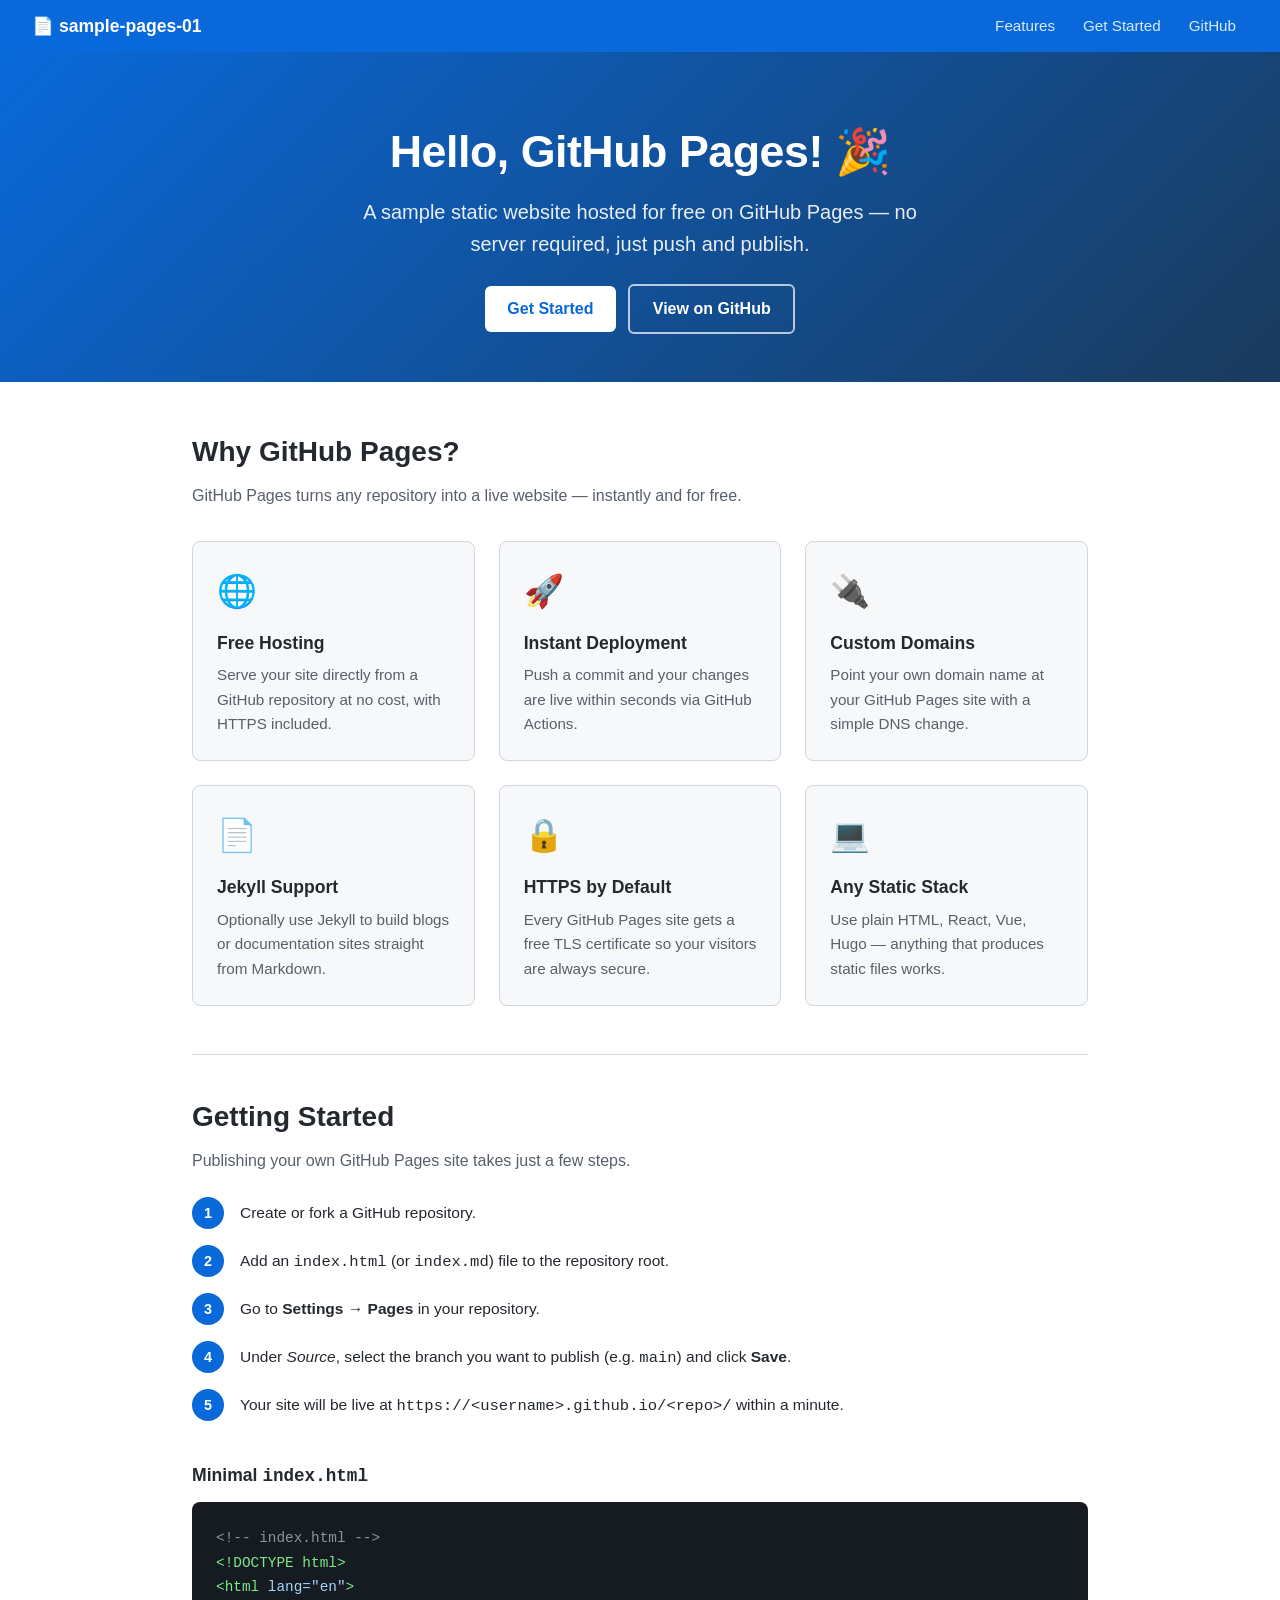
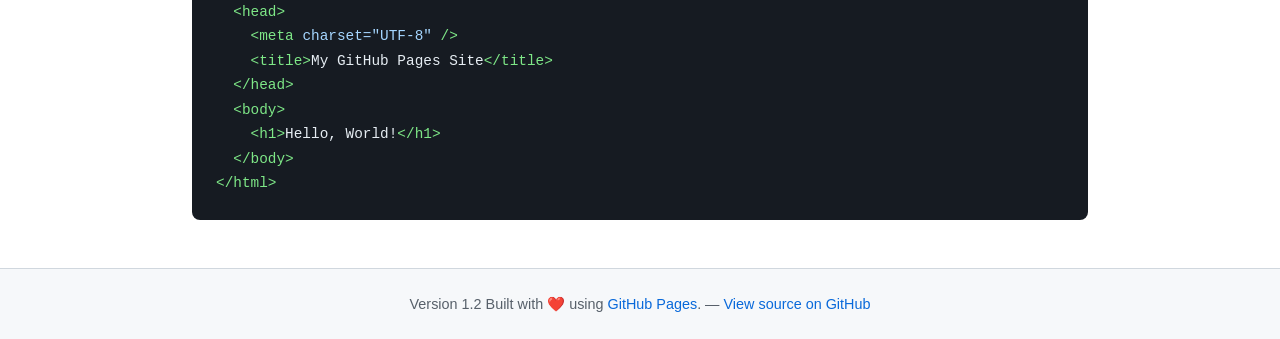
<file: index.html>
<!DOCTYPE html>
<html lang="en">
<head>
  <meta charset="UTF-8" />
  <meta name="viewport" content="width=device-width, initial-scale=1.0" />
  <meta name="description" content="A sample GitHub Pages website demonstrating how to host a static site with GitHub Pages." />
  <title>Sample GitHub Pages Site</title>
  <link rel="stylesheet" href="styles.css" />
</head>
<body>

  <!-- Navigation -->
  <nav>
    <span class="logo">&#128196; sample-pages-01</span>
    <ul>
      <li><a href="#features">Features</a></li>
      <li><a href="#getting-started">Get Started</a></li>
      <li><a href="https://github.com/SBakerMmu/sample-pages-01" target="_blank" rel="noopener">GitHub</a></li>
    </ul>
  </nav>

  <!-- Hero -->
  <header>
    <h1>Hello, GitHub Pages! &#127881;</h1>
    <p class="subtitle">
      A sample static website hosted for free on GitHub Pages &mdash;
      no server required, just push and publish.
    </p>
    <a class="btn btn-primary" href="#getting-started">Get Started</a>
    <a class="btn btn-secondary" href="https://github.com/SBakerMmu/sample-pages-01" target="_blank" rel="noopener">View on GitHub</a>
  </header>

  <main>

    <!-- Features -->
    <section id="features">
      <h2>Why GitHub Pages?</h2>
      <p class="section-intro">
        GitHub Pages turns any repository into a live website &mdash; instantly and for free.
      </p>

      <div class="features">
        <div class="feature-card">
          <div class="icon">&#127760;</div>
          <h3>Free Hosting</h3>
          <p>Serve your site directly from a GitHub repository at no cost, with HTTPS included.</p>
        </div>
        <div class="feature-card">
          <div class="icon">&#128640;</div>
          <h3>Instant Deployment</h3>
          <p>Push a commit and your changes are live within seconds via GitHub Actions.</p>
        </div>
        <div class="feature-card">
          <div class="icon">&#128268;</div>
          <h3>Custom Domains</h3>
          <p>Point your own domain name at your GitHub Pages site with a simple DNS change.</p>
        </div>
        <div class="feature-card">
          <div class="icon">&#128196;</div>
          <h3>Jekyll Support</h3>
          <p>Optionally use Jekyll to build blogs or documentation sites straight from Markdown.</p>
        </div>
        <div class="feature-card">
          <div class="icon">&#128274;</div>
          <h3>HTTPS by Default</h3>
          <p>Every GitHub Pages site gets a free TLS certificate so your visitors are always secure.</p>
        </div>
        <div class="feature-card">
          <div class="icon">&#128187;</div>
          <h3>Any Static Stack</h3>
          <p>Use plain HTML, React, Vue, Hugo &mdash; anything that produces static files works.</p>
        </div>
      </div>
    </section>

    <hr class="section-divider" />

    <!-- Getting Started -->
    <section id="getting-started">
      <h2>Getting Started</h2>
      <p class="section-intro">
        Publishing your own GitHub Pages site takes just a few steps.
      </p>

      <ol class="steps">
        <li><span>Create or fork a GitHub repository.</span></li>
        <li><span>Add an <code>index.html</code> (or <code>index.md</code>) file to the repository root.</span></li>
        <li><span>Go to <strong>Settings &rarr; Pages</strong> in your repository.</span></li>
        <li><span>Under <em>Source</em>, select the branch you want to publish (e.g. <code>main</code>) and click <strong>Save</strong>.</span></li>
        <li><span>Your site will be live at <code>https://&lt;username&gt;.github.io/&lt;repo&gt;/</code> within a minute.</span></li>
      </ol>

      <h3 style="margin-bottom:0.75rem; font-size:1.1rem;">Minimal <code>index.html</code></h3>
      <div class="code-block">
        <span class="comment">&lt;!-- index.html --&gt;</span><br />
        <span class="tag">&lt;!DOCTYPE html&gt;</span><br />
        <span class="tag">&lt;html</span> <span class="string">lang="en"</span><span class="tag">&gt;</span><br />
        &nbsp;&nbsp;<span class="tag">&lt;head&gt;</span><br />
        &nbsp;&nbsp;&nbsp;&nbsp;<span class="tag">&lt;meta</span> <span class="string">charset="UTF-8"</span> <span class="tag">/&gt;</span><br />
        &nbsp;&nbsp;&nbsp;&nbsp;<span class="tag">&lt;title&gt;</span>My GitHub Pages Site<span class="tag">&lt;/title&gt;</span><br />
        &nbsp;&nbsp;<span class="tag">&lt;/head&gt;</span><br />
        &nbsp;&nbsp;<span class="tag">&lt;body&gt;</span><br />
        &nbsp;&nbsp;&nbsp;&nbsp;<span class="tag">&lt;h1&gt;</span>Hello, World!<span class="tag">&lt;/h1&gt;</span><br />
        &nbsp;&nbsp;<span class="tag">&lt;/body&gt;</span><br />
        <span class="tag">&lt;/html&gt;</span>
      </div>
    </section>

  </main>

  <!-- Footer -->
  <footer>
    <p>
      Version 1.2 Built with &#10084;&#65039; using
      <a href="https://pages.github.com/" target="_blank" rel="noopener">GitHub Pages</a>.
      &mdash;
      <a href="https://github.com/SBakerMmu/sample-pages-01" target="_blank" rel="noopener">View source on GitHub</a>
    </p>

  </footer>

</body>
</html>
</file>
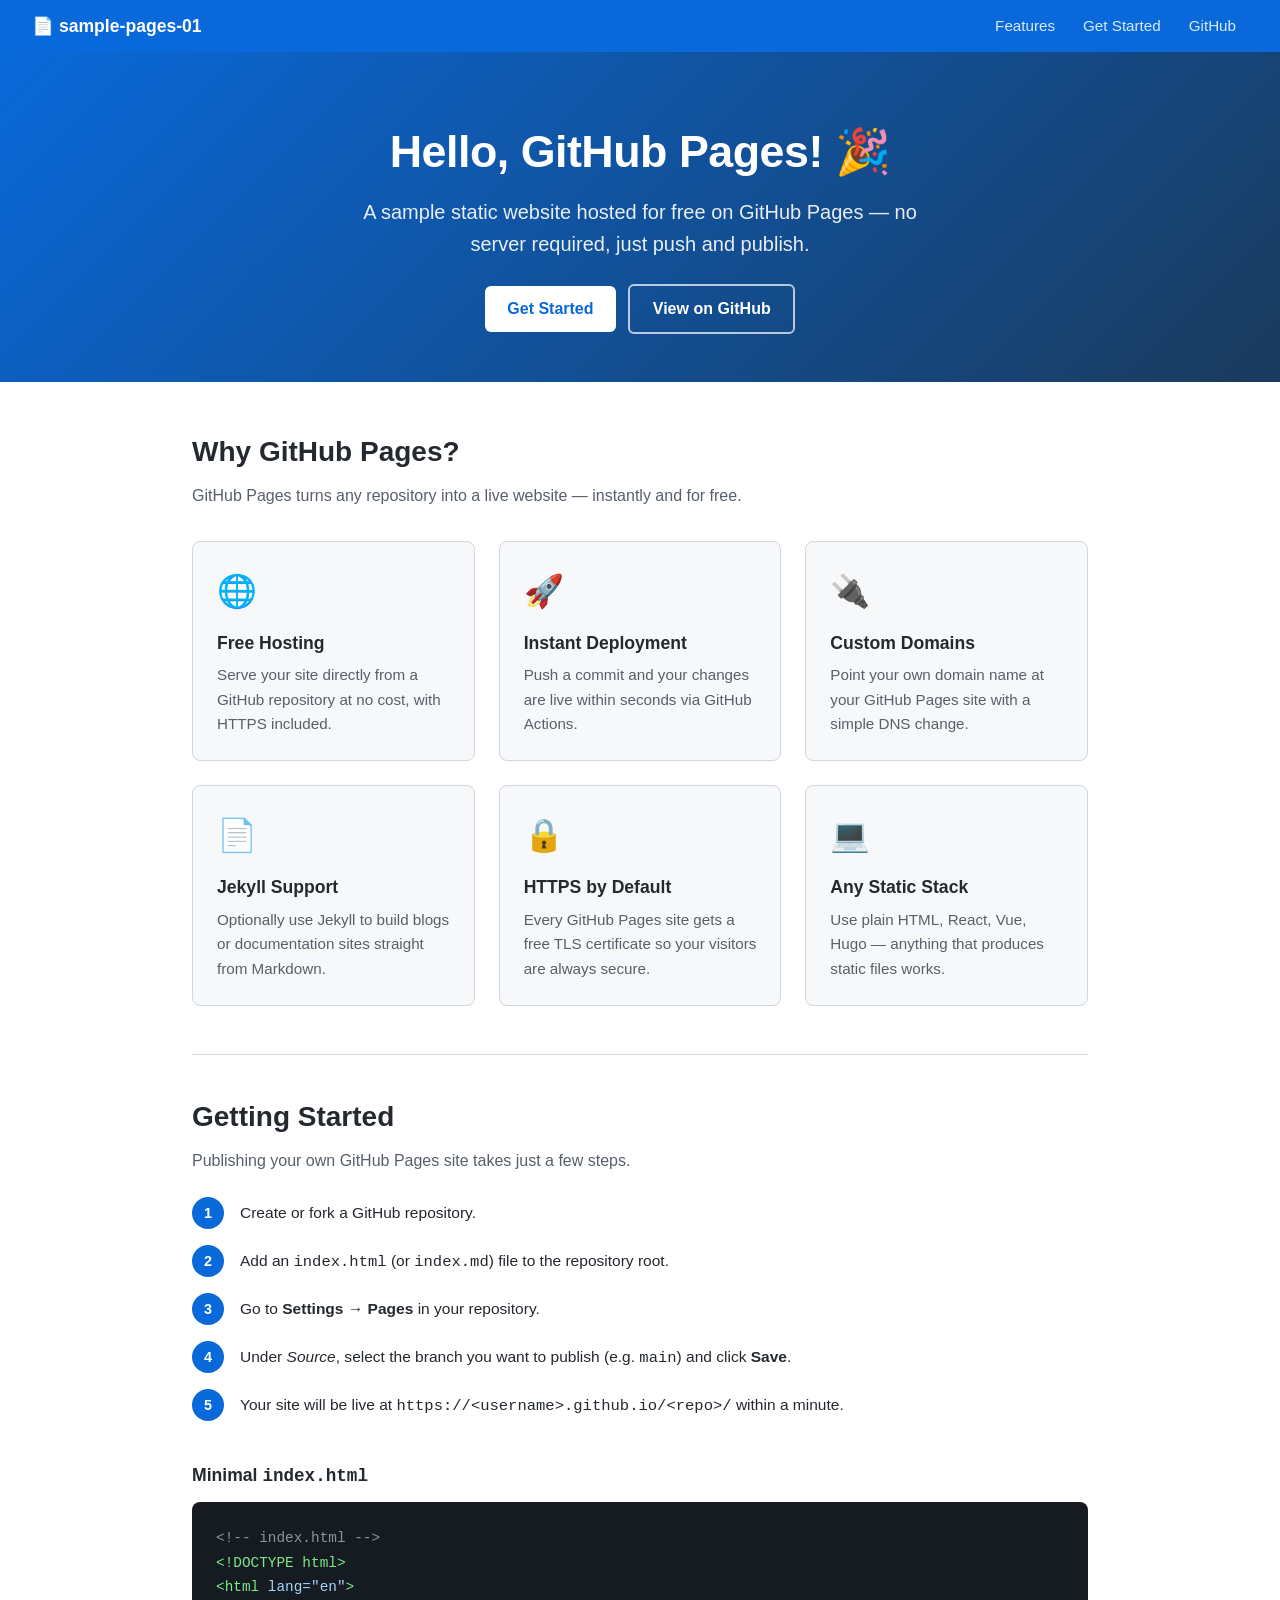
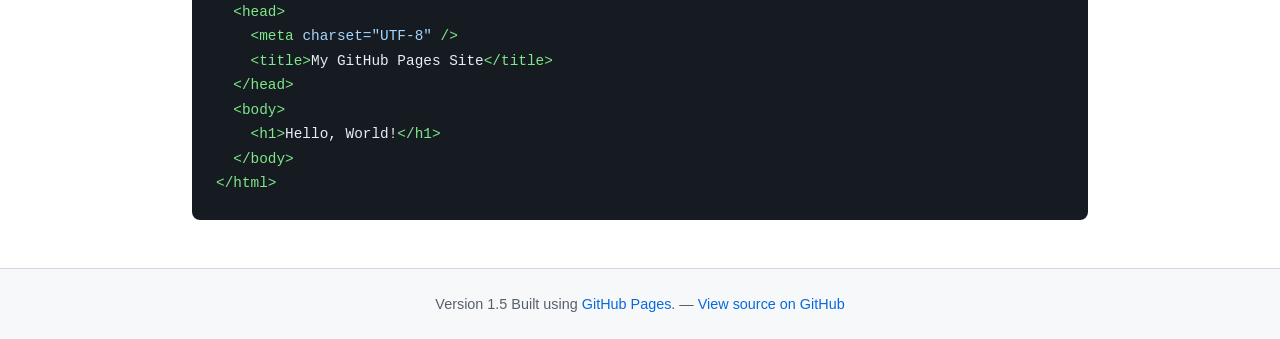
<file: website/index.html>
<!DOCTYPE html>
<html lang="en">
<head>
  <meta charset="UTF-8" />
  <meta name="viewport" content="width=device-width, initial-scale=1.0" />
  <meta name="description" content="A sample GitHub Pages website demonstrating how to host a static site with GitHub Pages." />
  <title>Sample GitHub Pages Site</title>
  <link rel="stylesheet" href="styles.css" />
</head>
<body>

  <!-- Navigation -->
  <nav>
    <span class="logo">&#128196; sample-pages-01</span>
    <ul>
      <li><a href="#features">Features</a></li>
      <li><a href="#getting-started">Get Started</a></li>
      <li><a href="https://github.com/SBakerMmu/sample-pages-01" target="_blank" rel="noopener">GitHub</a></li>
    </ul>
  </nav>

  <!-- Hero -->
  <header>
    <h1>Hello, GitHub Pages! &#127881;</h1>
    <p class="subtitle">
      A sample static website hosted for free on GitHub Pages &mdash;
      no server required, just push and publish.
    </p>
    <a class="btn btn-primary" href="#getting-started">Get Started</a>
    <a class="btn btn-secondary" href="https://github.com/SBakerMmu/sample-pages-01" target="_blank" rel="noopener">View on GitHub</a>
  </header>

  <main>

    <!-- Features -->
    <section id="features">
      <h2>Why GitHub Pages?</h2>
      <p class="section-intro">
        GitHub Pages turns any repository into a live website &mdash; instantly and for free.
      </p>

      <div class="features">
        <div class="feature-card">
          <div class="icon">&#127760;</div>
          <h3>Free Hosting</h3>
          <p>Serve your site directly from a GitHub repository at no cost, with HTTPS included.</p>
        </div>
        <div class="feature-card">
          <div class="icon">&#128640;</div>
          <h3>Instant Deployment</h3>
          <p>Push a commit and your changes are live within seconds via GitHub Actions.</p>
        </div>
        <div class="feature-card">
          <div class="icon">&#128268;</div>
          <h3>Custom Domains</h3>
          <p>Point your own domain name at your GitHub Pages site with a simple DNS change.</p>
        </div>
        <div class="feature-card">
          <div class="icon">&#128196;</div>
          <h3>Jekyll Support</h3>
          <p>Optionally use Jekyll to build blogs or documentation sites straight from Markdown.</p>
        </div>
        <div class="feature-card">
          <div class="icon">&#128274;</div>
          <h3>HTTPS by Default</h3>
          <p>Every GitHub Pages site gets a free TLS certificate so your visitors are always secure.</p>
        </div>
        <div class="feature-card">
          <div class="icon">&#128187;</div>
          <h3>Any Static Stack</h3>
          <p>Use plain HTML, React, Vue, Hugo &mdash; anything that produces static files works.</p>
        </div>
      </div>
    </section>

    <hr class="section-divider" />

    <!-- Getting Started -->
    <section id="getting-started">
      <h2>Getting Started</h2>
      <p class="section-intro">
        Publishing your own GitHub Pages site takes just a few steps.
      </p>

      <ol class="steps">
        <li><span>Create or fork a GitHub repository.</span></li>
        <li><span>Add an <code>index.html</code> (or <code>index.md</code>) file to the repository root.</span></li>
        <li><span>Go to <strong>Settings &rarr; Pages</strong> in your repository.</span></li>
        <li><span>Under <em>Source</em>, select the branch you want to publish (e.g. <code>main</code>) and click <strong>Save</strong>.</span></li>
        <li><span>Your site will be live at <code>https://&lt;username&gt;.github.io/&lt;repo&gt;/</code> within a minute.</span></li>
      </ol>

      <h3 style="margin-bottom:0.75rem; font-size:1.1rem;">Minimal <code>index.html</code></h3>
      <div class="code-block">
        <span class="comment">&lt;!-- index.html --&gt;</span><br />
        <span class="tag">&lt;!DOCTYPE html&gt;</span><br />
        <span class="tag">&lt;html</span> <span class="string">lang="en"</span><span class="tag">&gt;</span><br />
        &nbsp;&nbsp;<span class="tag">&lt;head&gt;</span><br />
        &nbsp;&nbsp;&nbsp;&nbsp;<span class="tag">&lt;meta</span> <span class="string">charset="UTF-8"</span> <span class="tag">/&gt;</span><br />
        &nbsp;&nbsp;&nbsp;&nbsp;<span class="tag">&lt;title&gt;</span>My GitHub Pages Site<span class="tag">&lt;/title&gt;</span><br />
        &nbsp;&nbsp;<span class="tag">&lt;/head&gt;</span><br />
        &nbsp;&nbsp;<span class="tag">&lt;body&gt;</span><br />
        &nbsp;&nbsp;&nbsp;&nbsp;<span class="tag">&lt;h1&gt;</span>Hello, World!<span class="tag">&lt;/h1&gt;</span><br />
        &nbsp;&nbsp;<span class="tag">&lt;/body&gt;</span><br />
        <span class="tag">&lt;/html&gt;</span>
      </div>
    </section>

  </main>

  <!-- Footer -->
  <footer>
    <p>
      Version 1.5 Built using
      <a href="https://pages.github.com/" target="_blank" rel="noopener">GitHub Pages</a>.
      &mdash;
      <a href="https://github.com/SBakerMmu/sample-pages-01" target="_blank" rel="noopener">View source on GitHub</a>
    </p>

  </footer>

</body>
</html>
</file>
<file: styles.css>
/* Reset & base */
*, *::before, *::after {
  box-sizing: border-box;
  margin: 0;
  padding: 0;
}

body {
  font-family: -apple-system, BlinkMacSystemFont, "Segoe UI", Roboto, Helvetica, Arial, sans-serif;
  color: #24292f;
  background: #ffffff;
  line-height: 1.6;
}

a {
  color: #0969da;
  text-decoration: none;
}

a:hover {
  text-decoration: underline;
}

/* Header / Hero */
header {
  background: linear-gradient(135deg, #0969da 0%, #1a3a5c 100%);
  color: #ffffff;
  padding: 4rem 2rem 3rem;
  text-align: center;
}

header h1 {
  font-size: 2.8rem;
  font-weight: 700;
  margin-bottom: 0.5rem;
  letter-spacing: -0.5px;
}

header p.subtitle {
  font-size: 1.25rem;
  opacity: 0.9;
  max-width: 600px;
  margin: 0 auto 1.5rem;
}

.btn {
  display: inline-block;
  padding: 0.65rem 1.4rem;
  border-radius: 6px;
  font-size: 1rem;
  font-weight: 600;
  cursor: pointer;
  transition: opacity 0.2s;
}

.btn:hover {
  opacity: 0.85;
  text-decoration: none;
}

.btn-primary {
  background: #ffffff;
  color: #0969da;
  margin-right: 0.5rem;
}

.btn-secondary {
  background: transparent;
  color: #ffffff;
  border: 2px solid rgba(255,255,255,0.7);
}

/* Nav */
nav {
  background: #0969da;
  padding: 0 2rem;
  display: flex;
  align-items: center;
  justify-content: space-between;
  gap: 1rem;
}

nav .logo {
  font-weight: 700;
  font-size: 1.1rem;
  color: #ffffff;
  padding: 0.75rem 0;
}

nav ul {
  list-style: none;
  display: flex;
  gap: 0.25rem;
}

nav ul li a {
  color: rgba(255,255,255,0.85);
  padding: 0.75rem 0.75rem;
  display: block;
  font-size: 0.95rem;
  border-radius: 4px;
  transition: background 0.15s;
}

nav ul li a:hover {
  background: rgba(255,255,255,0.15);
  text-decoration: none;
  color: #ffffff;
}

/* Main content */
main {
  max-width: 960px;
  margin: 0 auto;
  padding: 3rem 2rem;
}

/* Features grid */
.features {
  display: grid;
  grid-template-columns: repeat(auto-fit, minmax(240px, 1fr));
  gap: 1.5rem;
  margin: 2rem 0 3rem;
}

.feature-card {
  border: 1px solid #d0d7de;
  border-radius: 8px;
  padding: 1.5rem;
  background: #f6f8fa;
  transition: box-shadow 0.2s;
}

.feature-card:hover {
  box-shadow: 0 4px 12px rgba(0,0,0,0.1);
}

.feature-card .icon {
  font-size: 2rem;
  margin-bottom: 0.75rem;
}

.feature-card h3 {
  font-size: 1.1rem;
  margin-bottom: 0.4rem;
}

.feature-card p {
  font-size: 0.95rem;
  color: #57606a;
}

/* Section headings */
section h2 {
  font-size: 1.75rem;
  margin-bottom: 0.5rem;
  color: #24292f;
}

section .section-intro {
  color: #57606a;
  margin-bottom: 1.5rem;
  max-width: 680px;
}

/* Code block */
.code-block {
  background: #161b22;
  color: #e6edf3;
  border-radius: 8px;
  padding: 1.5rem;
  font-family: "SFMono-Regular", Consolas, "Liberation Mono", Menlo, monospace;
  font-size: 0.9rem;
  overflow-x: auto;
  line-height: 1.7;
}

.code-block .comment { color: #8b949e; }
.code-block .keyword { color: #ff7b72; }
.code-block .string  { color: #a5d6ff; }
.code-block .tag     { color: #7ee787; }

/* Steps list */
.steps {
  counter-reset: step;
  list-style: none;
  margin: 1.5rem 0 2.5rem;
  display: flex;
  flex-direction: column;
  gap: 1rem;
}

.steps li {
  counter-increment: step;
  display: flex;
  align-items: flex-start;
  gap: 1rem;
}

.steps li::before {
  content: counter(step);
  background: #0969da;
  color: #fff;
  width: 2rem;
  height: 2rem;
  border-radius: 50%;
  display: flex;
  align-items: center;
  justify-content: center;
  font-weight: 700;
  flex-shrink: 0;
  font-size: 0.9rem;
}

.steps li span {
  padding-top: 0.25rem;
  font-size: 0.97rem;
  color: #24292f;
}

/* Divider */
hr.section-divider {
  border: none;
  border-top: 1px solid #d0d7de;
  margin: 2.5rem 0;
}

/* Footer */
footer {
  background: #f6f8fa;
  border-top: 1px solid #d0d7de;
  text-align: center;
  padding: 1.5rem 2rem;
  font-size: 0.9rem;
  color: #57606a;
}

footer a {
  color: #0969da;
}

/* Responsive */
@media (max-width: 600px) {
  header h1 { font-size: 2rem; }
  header p.subtitle { font-size: 1rem; }
  nav ul { gap: 0; }
  nav ul li a { padding: 0.75rem 0.5rem; font-size: 0.88rem; }
}
</file>
<file: website/styles.css>
/* Reset & base */
*, *::before, *::after {
  box-sizing: border-box;
  margin: 0;
  padding: 0;
}

body {
  font-family: -apple-system, BlinkMacSystemFont, "Segoe UI", Roboto, Helvetica, Arial, sans-serif;
  color: #24292f;
  background: #ffffff;
  line-height: 1.6;
}

a {
  color: #0969da;
  text-decoration: none;
}

a:hover {
  text-decoration: underline;
}

/* Header / Hero */
header {
  background: linear-gradient(135deg, #0969da 0%, #1a3a5c 100%);
  color: #ffffff;
  padding: 4rem 2rem 3rem;
  text-align: center;
}

header h1 {
  font-size: 2.8rem;
  font-weight: 700;
  margin-bottom: 0.5rem;
  letter-spacing: -0.5px;
}

header p.subtitle {
  font-size: 1.25rem;
  opacity: 0.9;
  max-width: 600px;
  margin: 0 auto 1.5rem;
}

.btn {
  display: inline-block;
  padding: 0.65rem 1.4rem;
  border-radius: 6px;
  font-size: 1rem;
  font-weight: 600;
  cursor: pointer;
  transition: opacity 0.2s;
}

.btn:hover {
  opacity: 0.85;
  text-decoration: none;
}

.btn-primary {
  background: #ffffff;
  color: #0969da;
  margin-right: 0.5rem;
}

.btn-secondary {
  background: transparent;
  color: #ffffff;
  border: 2px solid rgba(255,255,255,0.7);
}

/* Nav */
nav {
  background: #0969da;
  padding: 0 2rem;
  display: flex;
  align-items: center;
  justify-content: space-between;
  gap: 1rem;
}

nav .logo {
  font-weight: 700;
  font-size: 1.1rem;
  color: #ffffff;
  padding: 0.75rem 0;
}

nav ul {
  list-style: none;
  display: flex;
  gap: 0.25rem;
}

nav ul li a {
  color: rgba(255,255,255,0.85);
  padding: 0.75rem 0.75rem;
  display: block;
  font-size: 0.95rem;
  border-radius: 4px;
  transition: background 0.15s;
}

nav ul li a:hover {
  background: rgba(255,255,255,0.15);
  text-decoration: none;
  color: #ffffff;
}

/* Main content */
main {
  max-width: 960px;
  margin: 0 auto;
  padding: 3rem 2rem;
}

/* Features grid */
.features {
  display: grid;
  grid-template-columns: repeat(auto-fit, minmax(240px, 1fr));
  gap: 1.5rem;
  margin: 2rem 0 3rem;
}

.feature-card {
  border: 1px solid #d0d7de;
  border-radius: 8px;
  padding: 1.5rem;
  background: #f6f8fa;
  transition: box-shadow 0.2s;
}

.feature-card:hover {
  box-shadow: 0 4px 12px rgba(0,0,0,0.1);
}

.feature-card .icon {
  font-size: 2rem;
  margin-bottom: 0.75rem;
}

.feature-card h3 {
  font-size: 1.1rem;
  margin-bottom: 0.4rem;
}

.feature-card p {
  font-size: 0.95rem;
  color: #57606a;
}

/* Section headings */
section h2 {
  font-size: 1.75rem;
  margin-bottom: 0.5rem;
  color: #24292f;
}

section .section-intro {
  color: #57606a;
  margin-bottom: 1.5rem;
  max-width: 680px;
}

/* Code block */
.code-block {
  background: #161b22;
  color: #e6edf3;
  border-radius: 8px;
  padding: 1.5rem;
  font-family: "SFMono-Regular", Consolas, "Liberation Mono", Menlo, monospace;
  font-size: 0.9rem;
  overflow-x: auto;
  line-height: 1.7;
}

.code-block .comment { color: #8b949e; }
.code-block .keyword { color: #ff7b72; }
.code-block .string  { color: #a5d6ff; }
.code-block .tag     { color: #7ee787; }

/* Steps list */
.steps {
  counter-reset: step;
  list-style: none;
  margin: 1.5rem 0 2.5rem;
  display: flex;
  flex-direction: column;
  gap: 1rem;
}

.steps li {
  counter-increment: step;
  display: flex;
  align-items: flex-start;
  gap: 1rem;
}

.steps li::before {
  content: counter(step);
  background: #0969da;
  color: #fff;
  width: 2rem;
  height: 2rem;
  border-radius: 50%;
  display: flex;
  align-items: center;
  justify-content: center;
  font-weight: 700;
  flex-shrink: 0;
  font-size: 0.9rem;
}

.steps li span {
  padding-top: 0.25rem;
  font-size: 0.97rem;
  color: #24292f;
}

/* Divider */
hr.section-divider {
  border: none;
  border-top: 1px solid #d0d7de;
  margin: 2.5rem 0;
}

/* Footer */
footer {
  background: #f6f8fa;
  border-top: 1px solid #d0d7de;
  text-align: center;
  padding: 1.5rem 2rem;
  font-size: 0.9rem;
  color: #57606a;
}

footer a {
  color: #0969da;
}

/* Responsive */
@media (max-width: 600px) {
  header h1 { font-size: 2rem; }
  header p.subtitle { font-size: 1rem; }
  nav ul { gap: 0; }
  nav ul li a { padding: 0.75rem 0.5rem; font-size: 0.88rem; }
}
</file>
